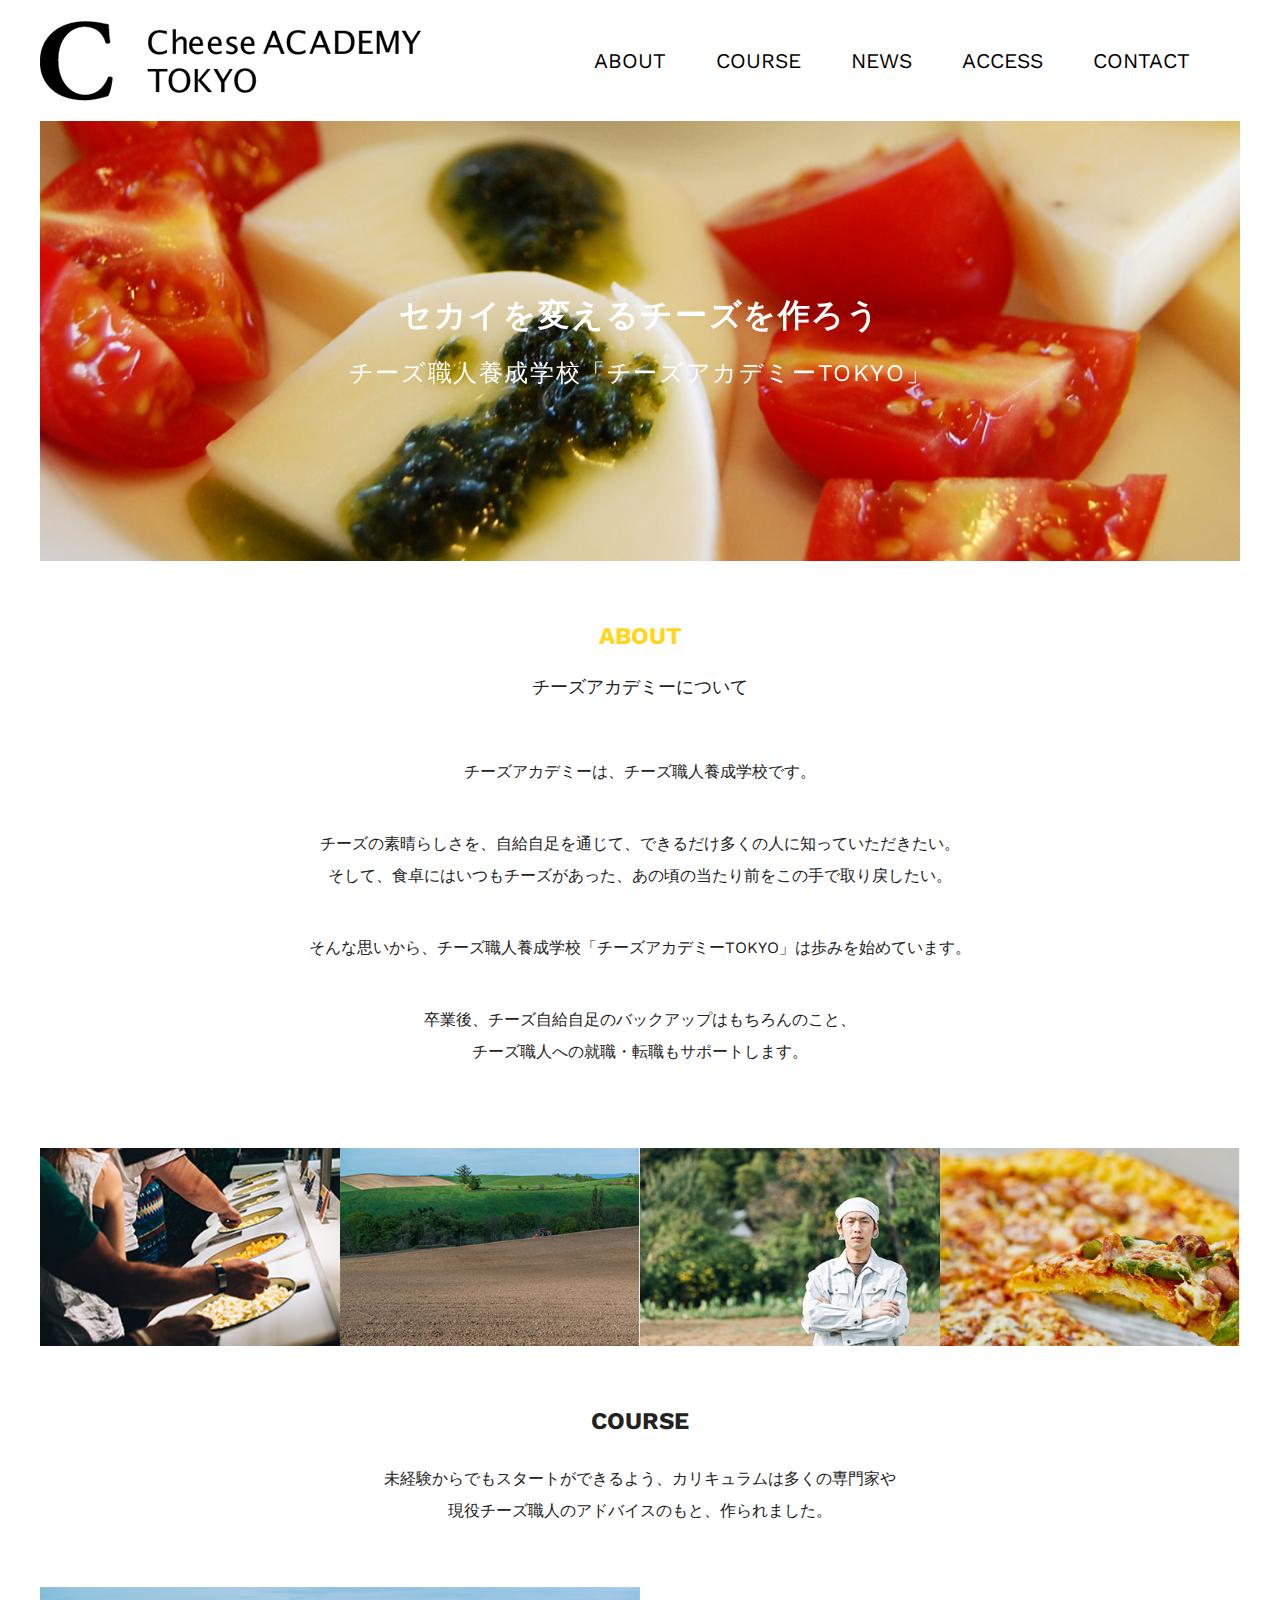
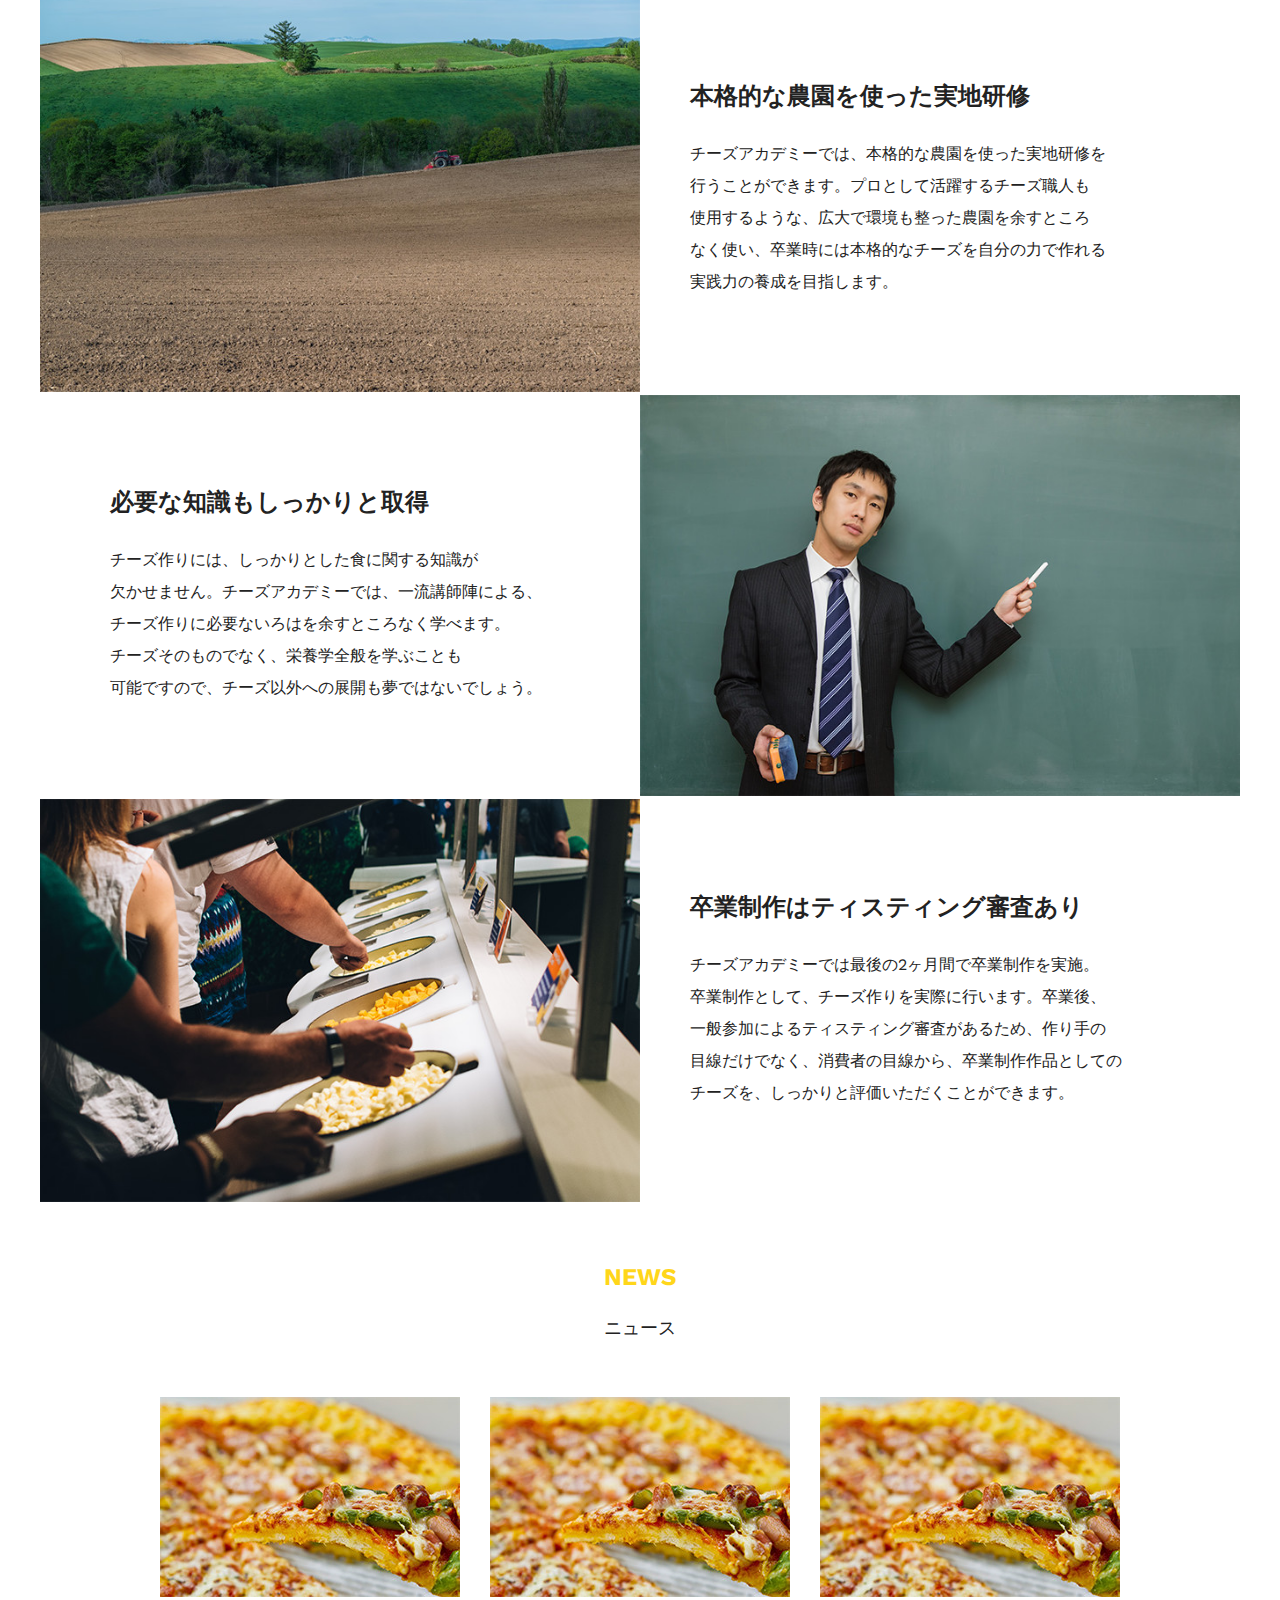
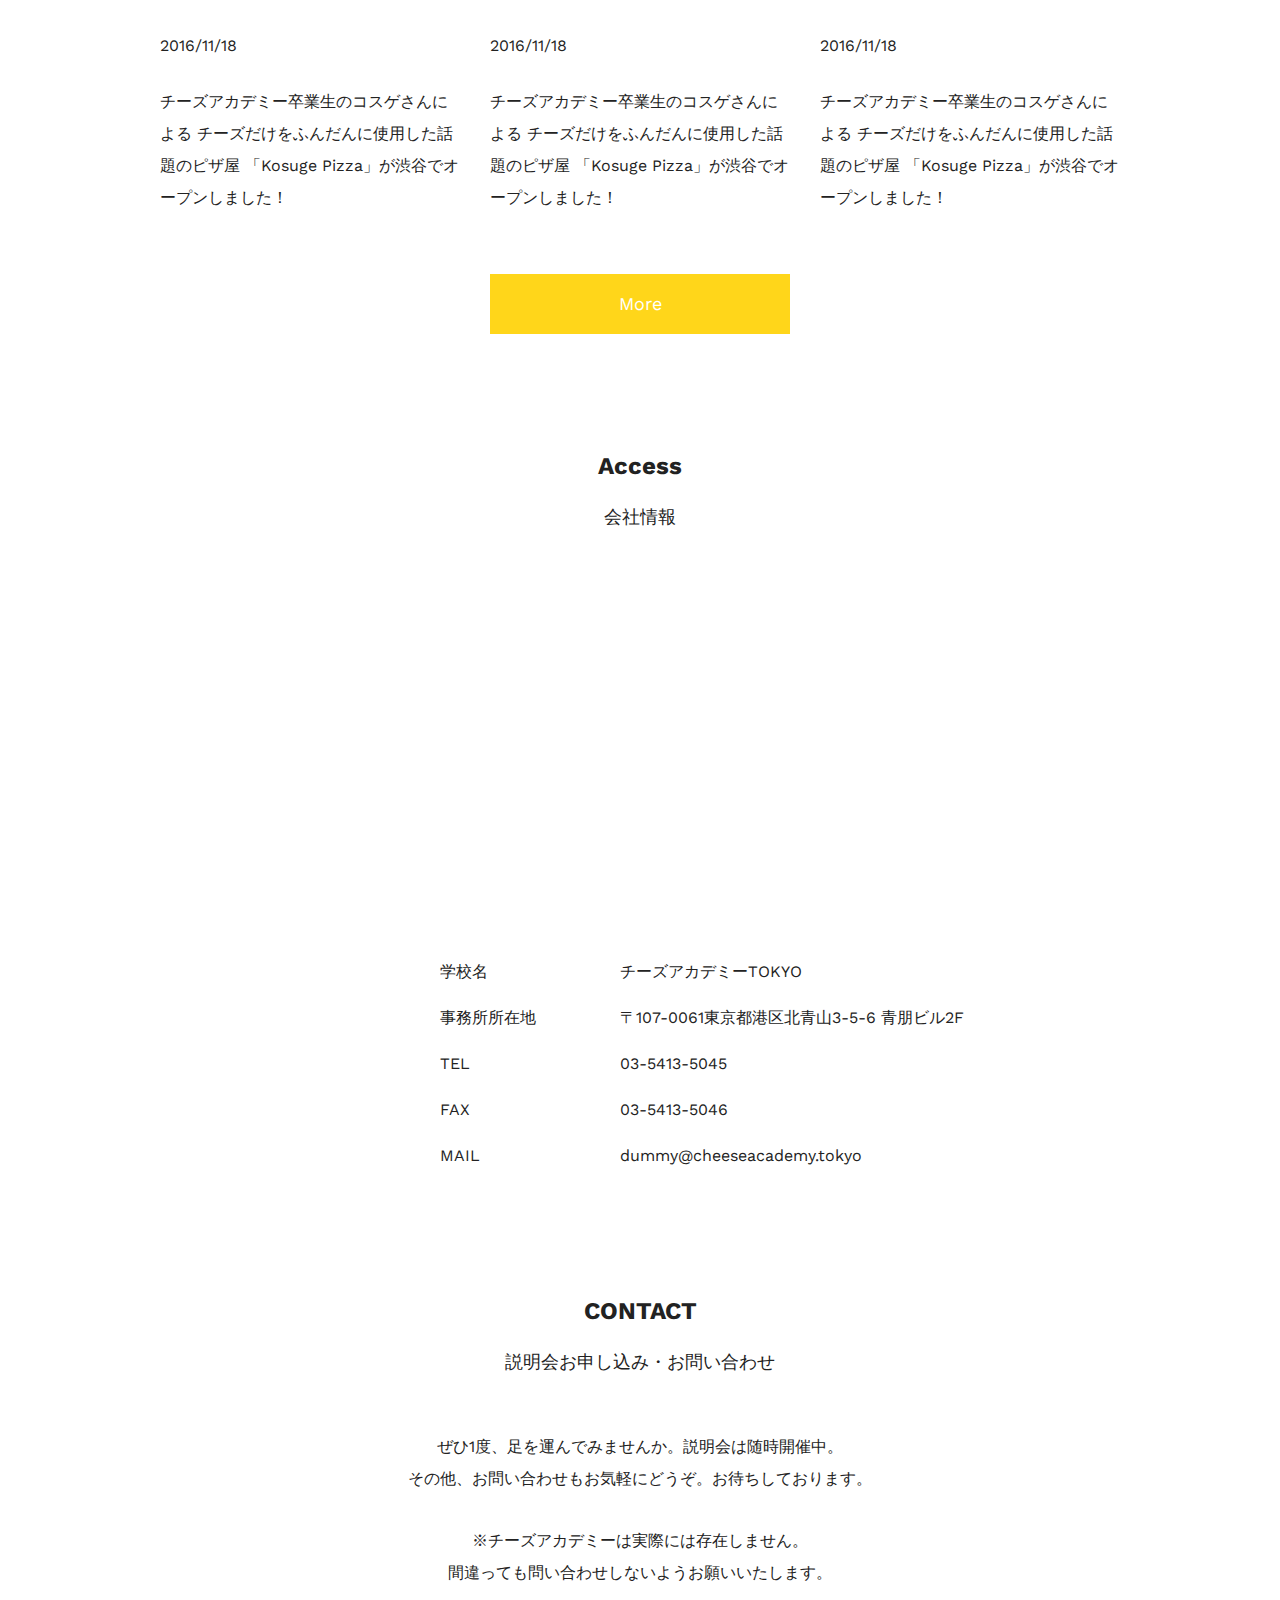
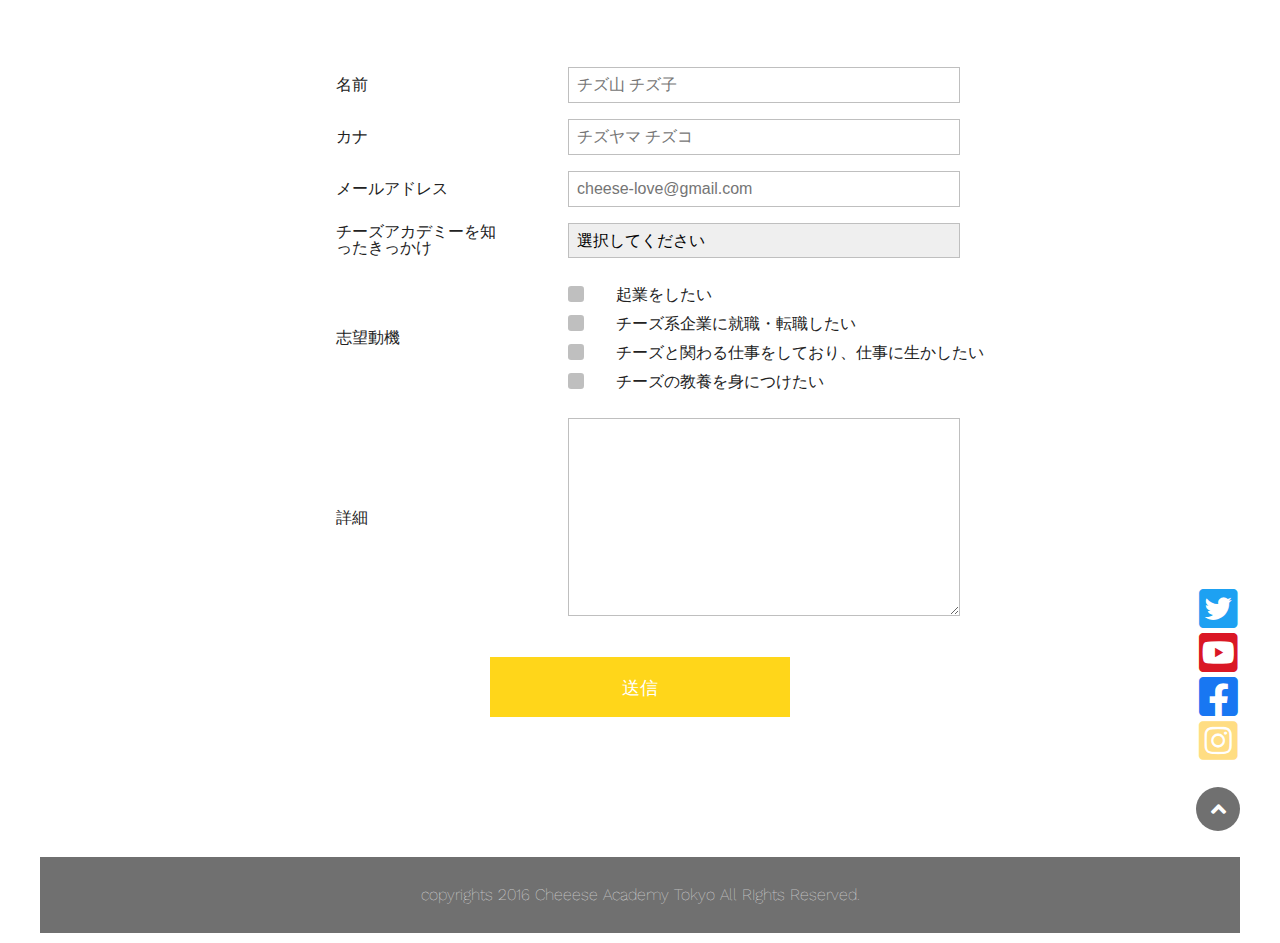
<file: index.html>
<!DOCTYPE html>
<html lang="ja">
<head>
  <meta charset="UTF-8">
  <meta name="viewport" content="width=device-width, initial-scale=1.0">
  <meta http-equiv="X-UA-Compatible" content="ie=edge">
  <title>チーズアカデミー</title>
  <link rel="stylesheet" href="css/reset.css">
  <link rel="stylesheet" href="css/style.css">
  <link href="https://fonts.googleapis.com/css2?family=Work+Sans:wght@300;500&display=swap" rel="stylesheet">
  <link href="https://use.fontawesome.com/releases/v5.6.1/css/all.css" rel="stylesheet">
</head>

<body>

  <header>
    <div class="header-wrapper">
      <img src="./img/header_logo.png" alt="ヘッダーロゴ">
      <nav class="nav">
        <ul class="nav-list">
          <li class="nav-item"><a href="#about">about</a></li>
          <li class="nav-item"><a href="#course">course</a></li>
          <li class="nav-item"><a href="#news">news</a></li>
          <li class="nav-item"><a href="#access">access</a></li>
          <li class="nav-item"><a href="#contact">contact</a></li>
        </ul>
      </nav>
    </div>
  </header>

  <main>
    <div class="top-image">
      <img src="./img/mainbg.png" alt="メインビジュアル">
      <div class="titlebox">
        <h1 class="site-title">セカイを変えるチーズを作ろう</h1>
        <h1 class="site-subtitle">チーズ職人養成学校「チーズアカデミーTOKYO」</h1>
      </div>
    </div>
  
    <section id="about">
      <div class="about-wrapper">
        <h2 class="about-title">ABOUT</h2>
        <h3>チーズアカデミーについて</h3>
        <p class="about1">チーズアカデミーは、チーズ職人養成学校です。</p>
        <p class="about2">チーズの素晴らしさを、自給自足を通じて、できるだけ多くの人に知っていただきたい。</p>
        <p class="about3">そして、食卓にはいつもチーズがあった、あの頃の当たり前をこの手で取り戻したい。</p>
        <p class="about4">そんな思いから、チーズ職人養成学校「チーズアカデミーTOKYO」は歩みを始めています。</p>
        <p class="about5">卒業後、チーズ自給自足のバックアップはもちろんのこと、</p>
        <p class="about6">チーズ職人への就職・転職もサポートします。</p>
        <ul class="about-slide">
          <li>
            <img class="about-image" src="./img/about_01.jpg" alt="ピザの画像">
          </li>
          <li>
            <img class="about-image" src="./img/about_02.jpg" alt="生産者の画像">
          </li>
          <li>
            <img class="about-image" src="./img/about_03.jpg" alt="農園の画像">
          </li>
          <li>
            <img class="about-image" src="./img/about_04.jpg" alt="テイスティングの画像">
          </li>
        </ul>
      </div>
    </section>

    <section id="course">
      <div class="course-head">
        <h2>COURSE</h2>
        <p>未経験からでもスタートができるよう、カリキュラムは多くの専門家や</p>
        <p>現役チーズ職人のアドバイスのもと、作られました。</p>
      </div>
      <ul>
        <li class="course-zitti">
          <div class="course-zitti-img">
            <img src="./img/course_01.jpg" alt="農園の画像">
          </div>
          <div class="course-zitti-item">
            <h2 class="course-title">本格的な農園を使った実地研修</h2>
            <p>チーズアカデミーでは、本格的な農園を使った実地研修を</p>
            <p>行うことができます。プロとして活躍するチーズ職人も</p>
            <p>使用するような、広大で環境も整った農園を余すところ</p>
            <p>なく使い、卒業時には本格的なチーズを自分の力で作れる</p>
            <p>実践力の養成を目指します。</p>
          </div>
        </li>
        <li class="course-zagaku">
          <div class="course-zagaku-item">
            <h2 class="course-title">必要な知識もしっかりと取得</h2>
            <p>チーズ作りには、しっかりとした食に関する知識が</p>
            <p>欠かせません。チーズアカデミーでは、一流講師陣による、</p>
            <p>チーズ作りに必要ないろはを余すところなく学べます。</p>
            <p>チーズそのものでなく、栄養学全般を学ぶことも</p>
            <p>可能ですので、チーズ以外への展開も夢ではないでしょう。</p>
          </div>
          <div class="course-zagaku-img">
            <img src="./img/course_02.jpg" alt="座学の画像">
          </div>
        </li>
        <li class="course-taste">
          <div class="course-taste-img">
            <img src="./img/course_03.jpg" alt="テイスティングの画像">
          </div>
          <div class="course-taste-item">
            <h2 class="course-title">卒業制作はティスティング審査あり</h2>
            <p>チーズアカデミーでは最後の2ヶ月間で卒業制作を実施。</p>
            <p>卒業制作として、チーズ作りを実際に行います。卒業後、</p>
            <p>一般参加によるティスティング審査があるため、作り手の</p>
            <p>目線だけでなく、消費者の目線から、卒業制作作品としての</p>
            <p>チーズを、しっかりと評価いただくことができます。</p>
          </div>
        </li>
      </ul>
    </section>
    
    <section id="news">
      <div class="news-wrapper">
        <h2 class="news-title">NEWS</h2>
        <h3>ニュース</h3>
        <ul class="news-list">
          <a href="#" class="news-link">
            <li class="news-contents">
              <div class="news-eyecatch">
                <img src="./img/news_img.jpg" alt="ピザの画像">
              </div>
              <p class="news-date">2016/11/18</p>
              <p>チーズアカデミー卒業生のコスゲさんによる
              チーズだけをふんだんに使用した話題のピザ屋
              「Kosuge Pizza」が渋谷でオープンしました！</p>
            </li>
          </a>
          <a href="#" class="news-link">
            <li class="news-contents">
              <div class="news-eyecatch">
                <img src="./img/news_img.jpg" alt="ピザの画像">
              </div>
              <p class="news-date">2016/11/18</p>
              <p>チーズアカデミー卒業生のコスゲさんによる
                チーズだけをふんだんに使用した話題のピザ屋
              「Kosuge Pizza」が渋谷でオープンしました！</p>
            </li>
          </a>
          <a href="#" class="news-link">
            <li class="news-contents">
              <div class="news-eyecatch">
                <img src="./img/news_img.jpg" alt="ピザの画像">
              </div>
              <p class="news-date">2016/11/18</p>
              <p>チーズアカデミー卒業生のコスゲさんによる
                チーズだけをふんだんに使用した話題のピザ屋
              「Kosuge Pizza」が渋谷でオープンしました！</p>
            </li>
          </a>
        </ul>
        <a href="#" target="_blank" class="btn">More</a>
      </div>
    </section>
  
    <section id="access">
      <div class="access-wrapper">
        <h2>Access</h2>
        <h3>会社情報</h3>
        <!-- iframeタグ　特定のファイルをページの一部に埋め込み表示させる -->
        <iframe src="https://www.google.com/maps/embed?pb=!1m18!1m12!1m3!1d810.3255504227928!2d139.7030776775537!3d35.66956021252676!2m3!1f0!2f0!3f0!3m2!1i1024!2i768!4f13.1!3m3!1m2!1s0x60188c9fa9e2e881%3A0x35396adb5ba7ce03!2sG&#39;s%20ACADEMY%20TOKYO!5e0!3m2!1sen!2sjp!4v1637029623009!5m2!1sen!2sjp" width="1200" height="300" style="border:0;" allowfullscreen="" loading="lazy">
          このページはiframe対応ブラウザでご覧ください。
        </iframe>
        <!-- dl,dt,dd: Definition List, Term, Description -->
        <!-- dl>(dt+dd)*5  兄弟要素は「+」 -->
        <dl class="access-inner">
          <dt class="access-title">学校名</dt>
          <dd class="access-item">チーズアカデミーTOKYO</dd>
          <dt class="access-title">事務所所在地</dt>
          <dd class="access-item">〒107-0061東京都港区北青山3-5-6 青朋ビル2F</dd>
          <dt class="access-title">TEL</dt>
          <dd class="access-item">03-5413-5045</dd>
          <dt class="access-title">FAX</dt>
          <dd class="access-item">03-5413-5046</dd>
          <dt class="access-title">MAIL</dt>
          <dd class="access-item">dummy@cheeseacademy.tokyo</dd>
        </dl> 
      </div>
    </section>
  
    <section id="contact">
      <div class="form-wrapper">
        <h2>CONTACT</h2>
        <h3>説明会お申し込み・お問い合わせ</h3>
        <div class="paragraph1">
          <p>ぜひ1度、足を運んでみませんか。説明会は随時開催中。</p>
          <p>その他、お問い合わせもお気軽にどうぞ。お待ちしております。</p>
        </div>
        <div class="paragraph2">
          <p>※チーズアカデミーは実際には存在しません。</p>
          <p>間違っても問い合わせしないようお願いいたします。</p>
        </div>
        <form action="./datanotodokesaki.html" method="post" target="_blank">
          <dl class="form-inner">
            <!-- placeholderでUI向上。required属性で入力必須に。 -->
            <dt class="form-title">名前</dt>
            <dd class="form-item"><input type="text" name="name" class="form-parts" placeholder="チズ山 チズ子" required></dd>
            <dt class="form-title">カナ</dt>
            <dd class="form-item"><input type="text" name="kana" class="form-parts" placeholder="チズヤマ チズコ" required></dd>
            <dt class="form-title">メールアドレス</dt>
            <dd class="form-item"><input type="email" name="email" class="form-parts" placeholder="cheese-love@gmail.com" required></dd>
            <dt class="form-title">チーズアカデミーを知ったきっかけ</dt>
            <dd class="form-item">
              <select name="kikkkake" id="" class="form-parts" required>
                <!-- optionタグにはplaceholder設定できない。いい方法をJavaで勉強。 -->
                <option value="">選択してください</option>
                <option value="google検索">google検索</option>
                <option value="SNS">SNS</option>
                <option value="紹介">紹介</option>
                <option value="たまたま通りかかった">たまたま通りかかった</option>
                <option value="その他">その他</option>        
              </select>
            </dd>
            <dt class="form-title">志望動機</dt>
            <dd class="form-item">
              <label for="aaa" class="check-list"><input type="checkbox" name="kind" id="aaa" value="起業">起業をしたい</label>
              <label for="bbb" class="check-list"><input type="checkbox" name="kind" id="bbb" value="就職">チーズ系企業に就職・転職したい</label>
              <label for="ccc" class="check-list"><input type="checkbox" name="kind" id="ccc" value="仕事">チーズと関わる仕事をしており、仕事に生かしたい</label>
              <label for="ddd" class="check-list"><input type="checkbox" name="kind" id="ddd" value="教養">チーズの教養を身につけたい</label>
              <!-- radio:一つのみ選択, checkbox:複数選択可 -->
              <!-- checkboxも最低一つ選択必須にしたいが方法がわからず。 -->
            </dd>
            <dt class="form-title">詳細</dt>
            <dd class="form-item">
              <textarea name="" id="" cols="50" rows="10" class="form-parts"></textarea>
            </dd>
          </dl>
          <input type="submit" value="送信" class="btn btn-submit">
        </form>
      </div>
    </section>
  </main>

  <footer class="footer">
    <div class="wrapper">
      <ul class="sns-link">
        <li class="sns"><a href="https://twitter.com/keinkosuge?s=20" target="__blank"><i class="fab fa-twitter-square sns-icon t-icon"></i></a></li>
        <li class="sns"><a href="https://www.youtube.com/channel/UCDxdfz6a8t8fK8hFuQMp9Jg/featured"><i class="fab fa-youtube-square sns-icon y-icon"></i></a></li>
        <li class="sns"><a href="https://www.facebook.com/gsacademy.tokyo/"><i class="fab fa-facebook-square sns-icon f-icon"></i></a></li>
        <li class="sns"><a href="https://www.instagram.com/gsacademy_fukuoka/?hl=en"><i class="fab fa-instagram-square sns-icon i-icon"></i></a></li>
        <!-- instagramのアイコンがなぜか表示されない -->
        <!-- target="__blank"を全部のaタグに書いたらtwitter以外のアイコンが全部見えなくなった -->
      </ul>
      <a href="#" class="btn-pagetop"><span class="fa fa-angle-up icon-up"></span></a>
      <small class="copyrights">copyrights 2016 Cheeese Academy Tokyo All RIghts Reserved.</small>
    </div>
  </footer>

  <script src="https://code.jquery.com/jquery-3.2.1.min.js"></script>
  <script src="js/main.js"></script>
</body>

</html>
</file>
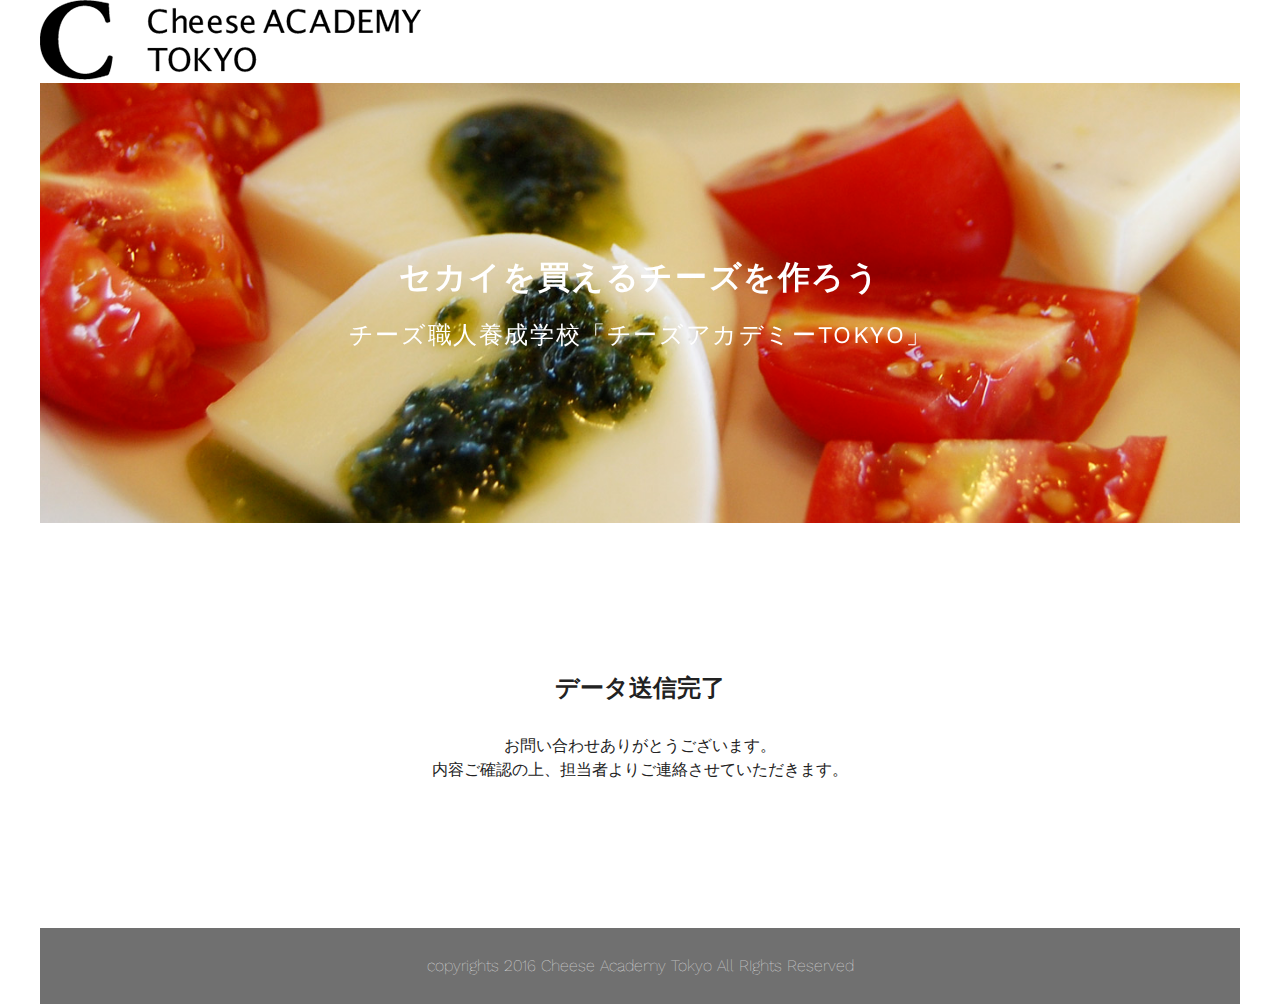
<file: datanotodokesaki.html>
<!DOCTYPE html>
<html lang="ja">
<head>
    <meta charset="UTF-8">
    <meta http-equiv="X-UA-Compatible" content="IE=edge">
    <meta name="viewport" content="width=device-width, initial-scale=1.0">
    <title>送信完了！！</title>
    <link rel="stylesheet" href="./css/reset.css">
    <link rel="stylesheet" href="./css/style.css">
    <link href="https://fonts.googleapis.com/css2?family=Work+Sans:wght@300;500&display=swap" rel="stylesheet">

</head>
<body>
    <head>
        <a href="./index.html">
            <img src="./img/header_logo.png" alt="ヘッダーロゴ">
        </a>
    </head>
    <main>
        <div class="top-image">
            <img src="./img/mainbg.png" alt="メインビジュアル">
            <div class="titlebox">
                <h1 class="site-title">セカイを買えるチーズを作ろう</h1>
                <h1 class="site-subtitle">チーズ職人養成学校「チーズアカデミーTOKYO」</h1>
            </div>
        </div>
        <div class="submit-done">
            <h2>データ送信完了</h2>
            <p>お問い合わせありがとうございます。</p>
            <p">内容ご確認の上、担当者よりご連絡させていただきます。</ps=>
        </div>
    </main>
</body>
<footer class="footer">
    <small class="copyrights">copyrights 2016 Cheese Academy Tokyo All RIghts Reserved</small>
</footer>
</html>
</file>
<file: css/style.css>
/* CSSコーディングの主な流れ */
/* 1. 全体の構成・サイズ感の確認 */
/* 2. 全体のベースとなるCSS設定 */
/* 3. 全体の大枠レイアウトの調整 */
/* 4. 各セクション・パーツの調整 */
/* 5. 各環境での確認・修正 */

@charset "utf-8";


/* -----------------------------------------------
    html, body common
   ----------------------------------------------- */
html{
    font-size: 62.5%;
}
body{
    max-width: 120rem;
    margin: auto;
    color: #222222;
    font-family: Work Sans;
    font-size: 1.6rem;
}
img{
    max-width: 100%;
    height: auto;    
}
.nav{
    font-size: 2.1rem;
}
.site-title{
    font-size: 3.2rem;
    font-weight: bold;
    color: #ffff;
}
.site-subtitle{
    font-size: 2.4rem;
    color: #ffff;
}
h2{
    font-size: 2.4rem;
    font-weight: bold;
    margin: 0 0 3rem;
    text-align: center;
}
h3{
    font-size: 1.8rem;
    margin: 0 0 6rem;
    text-align: center;
}
p{
    font-size: 1.6rem;
    line-height: 3.2rem;
}


/* -----------------------------------------------
    header, nav
   ----------------------------------------------- */
.header-wrapper{
    display: flex;
    justify-content: space-between; 
    height: 12.1rem;
    align-items: center;
}
.nav-list{
    display: flex;
}
.nav-item{
    margin: 0 5rem 0 0;
}
.nav-item>a{
    color: black;
    text-decoration: none;
    text-transform: uppercase;
}


/* -----------------------------------------------
    top image
   ----------------------------------------------- */
.top-image{
    position: relative;
}
.titlebox{
    position: absolute;
    top: 50%;
    left: 50%;
    /* 土台になる要素の大きさの50%分だけ、乗っかる要素の左上端が移動
       土台要素の上端から下に50%, 左端から右に50% */
    transform: translate3d(-50%,-50%,0);
    /* そのhtml自身の大きさの50%分だけ、左、上、に移動(x,y,z) */
    text-align: center;
    letter-spacing: 0.1em;
}
.site-title{
    margin: 0 0 3rem;
}


/* -----------------------------------------------
    about
   ----------------------------------------------- */
.about-wrapper{
    text-align: center;
    padding: 6rem 0;
}
.about-title{
    color: #ffd61a;
}
    /* 文章は１行ごとにpタグで独立させた。
       はじめ、marginで調整していたがpタグ共通のline-heightを適用した。 */
.about1{
    margin: 0 0 4rem;
}
.about2{
    margin: 0 0 0rem;
}
.about3{
    margin: 0 0 4rem;
}
.about4{
    margin: 0 0 4rem;
}
.about5{
    margin: 0 0 0rem;
}
.about6{
    margin: 0 0 8rem;
}
    /* 画像をスライドショーにすることに挑戦！ */
.about-slide{
    display: flex;
    overflow: hidden;
}
.about-image{
    width: 40rem;
    height: auto;
}


/* -----------------------------------------------
    course
   ----------------------------------------------- */
.course-head{
    text-align: center;
    margin-bottom: 6rem;
}
.course-title{
    text-align: left;
}
.course-zitti{
    display: flex;
}
.course-zitti-item{
    width: 48rem;
    justify-content: center;
    margin: auto auto auto 5rem;
}
.course-zitti-img{
    width: 60rem;
}
.course-zagaku{
    display: flex;
}
.course-zagaku-item{
    width: 48rem;
    justify-content: center;
    margin: auto 5rem auto auto;
}
.course-zagaku-img{
    width: 60rem;
}
.course-taste{
    display: flex;
}
.course-taste-item{
    width: 48rem;
    justify-content: center;
    margin: auto auto auto 5rem;
}
.course-taste-img{
    width: 60rem;
}

/* -----------------------------------------------
    news
   ----------------------------------------------- */
.news-wrapper{
    padding: 6rem 0;
}
.news-title{
    color: #ffd61a;
}
.news-list{
    display: flex;
    margin: 0 auto 6rem;
    justify-content: center;
}
.news-contents{
    width: 30rem;
    margin: 0 1.5rem;
}
.news-contents:hover{
    opacity: 70%;
}
.news-eyecatch{
    margin: 0 0 3rem;
}
.news-date{
    margin: 0 0 2.4rem;
}
.news-link{
    text-decoration: none;
    color: #222222;
}
.btn{
    display: block;
    width: 30rem;
    height: 6rem;
    margin: auto;
    line-height: 6.0rem;
    text-align: center;
    text-decoration: none;
    background-color: #ffd61a;
    color: #ffff;
    font-size: 1.8rem;
    border: none;
}
.btn:hover{
    background    : orange;
}


/* -----------------------------------------------
    access
   ----------------------------------------------- */
.access-wrapper{
    padding: 6rem 0;
}
    /* 表みたいに列×行で表示するために 1行の幅合計（flex-itemのwidthやpadding） が
    flex-containerの幅に等しくなるように調整。けっこう力技でやった感覚。これでいい？ */
    /* flex containerが勝手に中央表示になる。これでいいんだが、なぜ？ */
.access-inner{
    display: flex;
    flex-wrap: wrap;
    width: 80rem;
    margin: auto;
    margin-top: 6rem;
}
.access-title{
    width: 15rem;
    text-align: left;
    padding: 1.5rem 0 1.5rem 20rem;
}
.access-item{
    width: 42rem;
    text-align: left;
    padding: 1.5rem 0 1.5rem 3rem;
}


/* -----------------------------------------------
    contact
   ----------------------------------------------- */
.form-wrapper{
    text-align: center;
    margin: auto;
    margin-top: 6rem;
    margin-bottom: 14rem;
}
.paragraph1{
    margin: 0 0 3rem;
}
.paragraph2{
    margin: 0 0 7rem;
}
.form-inner{
    display: flex;
    flex-wrap: wrap;
    width: 64rem;
    align-items: center;
    margin: 0 auto 3rem;
}
.form-title{
    width: 16rem;
    margin: 0 6.4rem 0 1.6rem;
    text-align: left;
}
.form-item{
    width: 39.2rem;
    margin: 0.8rem 0 0.8rem 0.8rem;
    text-align: left;
}
.form-parts{
    appearance: none;
    -webkit-appearance:none;
    -moz-apparance:none;
    /* optionタグのデフォルトの下矢印は表示残したいのに消えた */
    box-sizing: border-box;
    width: 100%;
    padding: 0.8rem;
    font-size: 1.6rem;
    border: solid 0.1rem #bfbfbf;
}
.form-parts:hover{
    cursor: pointer;
}
    /* セレクタ指定方法 */
input[type*="checkbox"]{
    appearance: none;
    -webkit-appearance:none;
    -moz-appearance:none;
    width: 1.6rem;
    height: 1.6rem;
    margin: 0 3.2rem 0 0;
    background-color:#bfbfbf;
    border-radius: 20%;
    vertical-align: -0.2rem;
}

input[type*="checkbox"]:checked{
    background-color: #ffd61a;
    /* チェックマークが表示されない、チェックボックス上でホバー（指化）しない */
}
.check-list{
    display: block;
    width: max-content;
    align-items: center;
    margin: 1.2rem 0;
    cursor: pointer;
}
.btn-submit{
    appearance: none;
    -webkit-appearance:none;
    -moz-appearance:none;
    cursor: pointer;
    /* デフォルトのsubmitボタンはホバーエフェクトがない */
}
.submit-done{
    text-align: center;
    margin: 15rem;
}

/* -----------------------------------------------
    footer
   ----------------------------------------------- */
.footer{
    padding: 3rem 0;
    background-color: #707070;
    text-align: center;
}
    /* 半角あけると指定セレクタの孫要素までプロパティ適用 */
.footer .wrapper{
    position: relative;
}
.copyrights{
    color: #ffff;
    font-weight: lighter;
}
.btn-pagetop{
    display: block;
    width: 4.4rem;
    height: 4.4rem;
    border-radius: 50%;
    background-color: #707070;
    position: absolute;
    top: -10rem;
    right: 0;
}
.icon-up{
    color: #ffff;
    font-size: 2.4rem;
    padding: 1rem 0;
}


.sns-link{
    position: absolute;
    top: -30rem;
    right: 0;
}
.sns{
    width: 4.4rem;
    height: 4.4rem;
}
.sns-icon{
    font-size: 4.4rem;
    padding: 0;
}
.t-icon{
    color: #1DA1F2;
}
.y-icon{
    color: #DA1725;
}
.f-icon{
    color: #1877f2;
}
.i-icon{
    color: #FFDD83;
}

/* -----------------------------------------------
    fin fin fin fin fin fin fin fin fin fin fin 
   ----------------------------------------------- */
</file>
